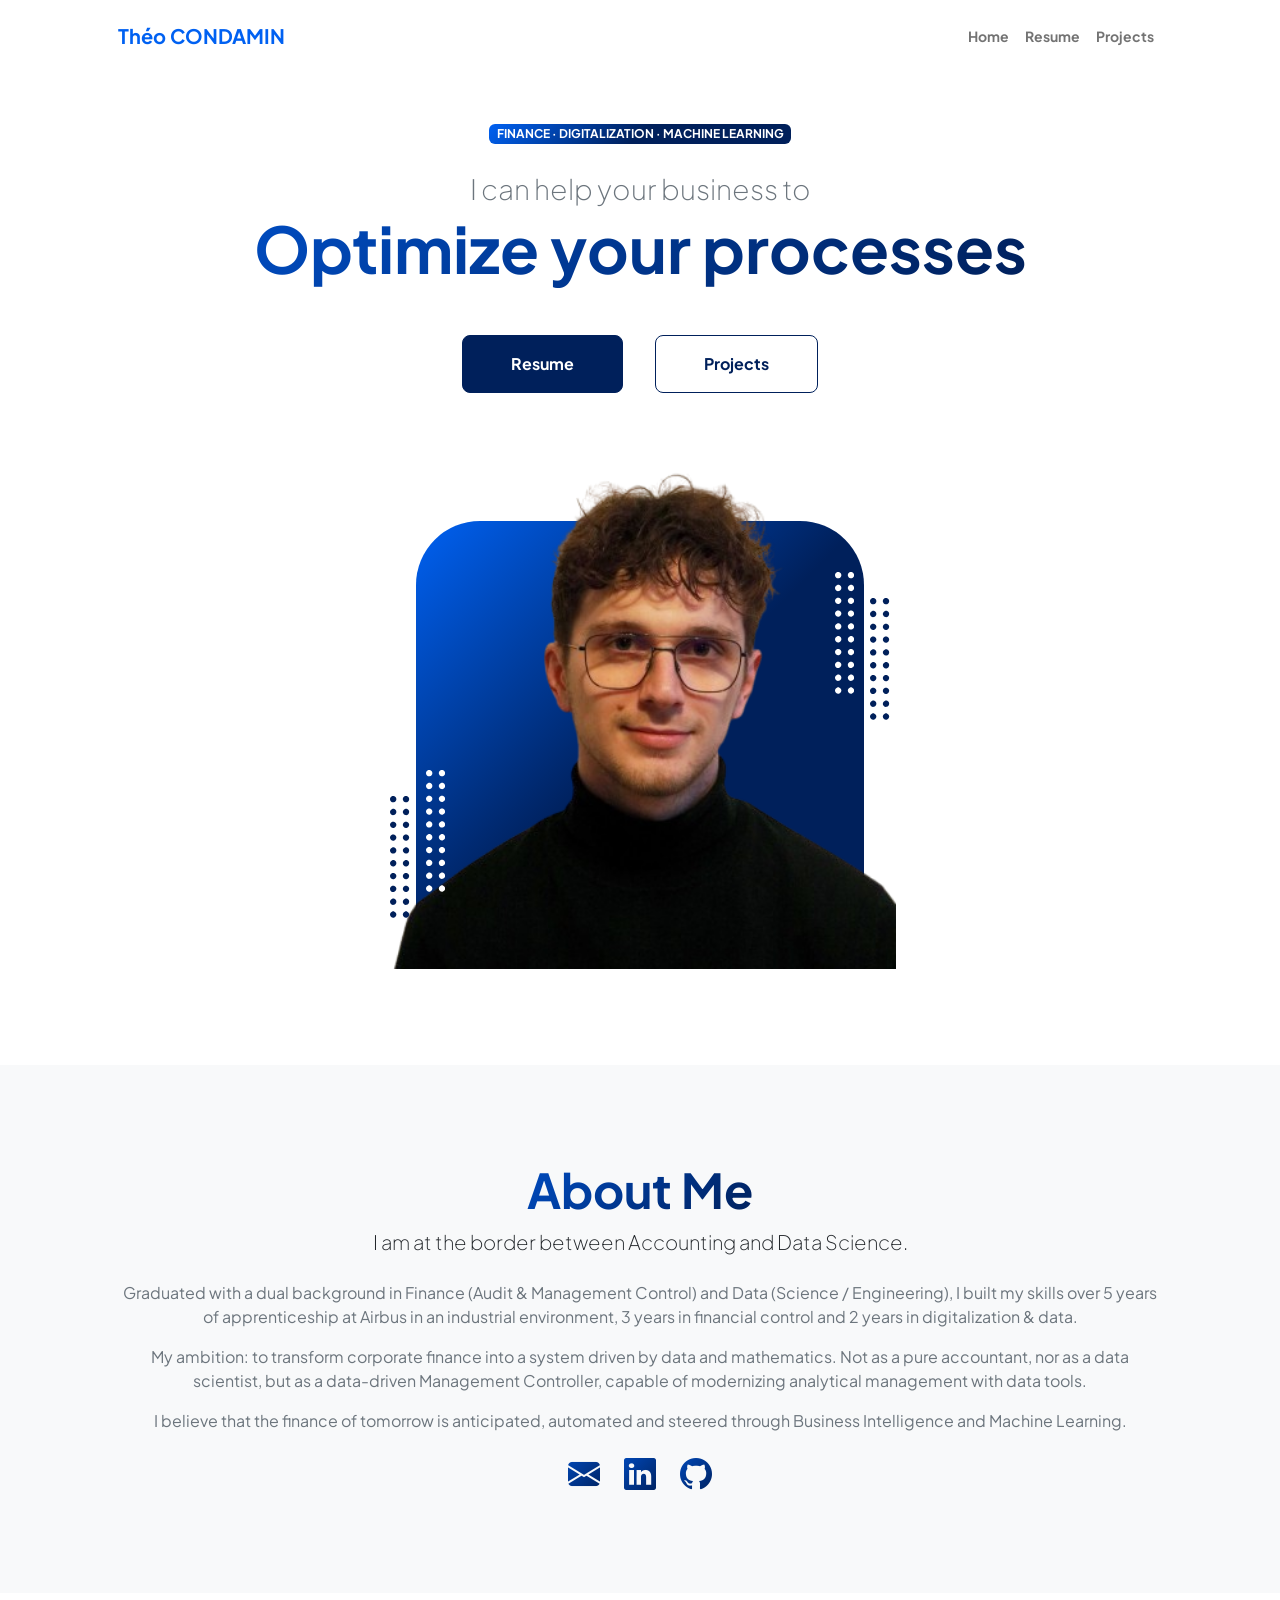
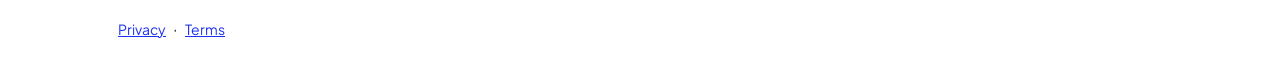
<file: index.html>
<!DOCTYPE html>
<html lang="en">
    <head>
        <meta charset="utf-8" />
        <meta name="viewport" content="width=device-width, initial-scale=1, shrink-to-fit=no" />
        <meta name="description" content="" />
        <meta name="author" content="" />
        <title>Théo.C Portfolio</title>
        <!-- Ico-->
        <link rel="icon" type="image/x-icon" href="assets/icon.ico" />
        <!-- Custom Google font-->
        <link rel="preconnect" href="https://fonts.googleapis.com" />
        <link rel="preconnect" href="https://fonts.gstatic.com" crossorigin />
        <link href="https://fonts.googleapis.com/css2?family=Plus+Jakarta+Sans:wght@100;200;300;400;500;600;700;800;900&amp;display=swap" rel="stylesheet" />
        <!-- Bootstrap icons-->
        <link href="https://cdn.jsdelivr.net/npm/bootstrap-icons@1.8.1/font/bootstrap-icons.css" rel="stylesheet" />
        <!-- Core theme CSS (includes Bootstrap)-->
        <link href="css/styles.css" rel="stylesheet" />
    </head>
    <body class="d-flex flex-column h-100">
        <main class="flex-shrink-0">
            <!-- Navigation-->
            <nav class="navbar navbar-expand-lg navbar-light bg-white py-3">
                <div class="container px-5">
                    <a class="navbar-brand" href="index.html"><span class="fw-bolder text-primary">Théo CONDAMIN</span></a>
                    <button class="navbar-toggler" type="button" data-bs-toggle="collapse" data-bs-target="#navbarSupportedContent" aria-controls="navbarSupportedContent" aria-expanded="false" aria-label="Toggle navigation"><span class="navbar-toggler-icon"></span></button>
                    <div class="collapse navbar-collapse" id="navbarSupportedContent">
                        <ul class="navbar-nav ms-auto mb-2 mb-lg-0 small fw-bolder">
                            <li class="nav-item"><a class="nav-link" href="index.html">Home</a></li>
                            <li class="nav-item"><a class="nav-link" href="resume.html">Resume</a></li>
                            <li class="nav-item"><a class="nav-link" href="projects.html">Projects</a></li>
                        </ul>
                    </div>
                </div>
            </nav>
            <!-- Header-->
            <header class="py-5">
                <div class="container px-5 pb-5">
                    <div class="row gx-5 align-items-center">
                        <div class="col-xxl-5">
                            <!-- Header text content-->
                            <div class="text-center text-xxl-start">
                                <div class="badge bg-gradient-primary-to-secondary text-white mb-4"><div class="text-uppercase">Finance &middot; Digitalization &middot; Machine Learning</div></div>
                                <div class="fs-3 fw-light text-muted">I can help your business to</div>
                                <h1 class="display-3 fw-bolder mb-5"><span class="text-gradient d-inline">Optimize your processes</span></h1>
                                <div class="d-grid gap-3 d-sm-flex justify-content-sm-center justify-content-xxl-start mb-3">
                                    <a class="btn btn-primary btn-lg px-5 py-3 me-sm-3 fs-6 fw-bolder" href="resume.html">Resume</a>
                                    <a class="btn btn-outline-dark btn-lg px-5 py-3 fs-6 fw-bolder" href="projects.html">Projects</a>
                                </div>
                            </div>
                        </div>
                        <div class="col-xxl-7">
                            <!-- Header profile picture-->
                            <div class="d-flex justify-content-center mt-5 mt-xxl-0">
                                <div class="profile bg-gradient-primary-to-secondary">
                                    <img class="profile-img" src="assets/profile.png" alt="..." />
                                    <div class="dots-1">
                                        <!-- SVG Dots-->
                                        <svg version="1.1" xmlns="http://www.w3.org/2000/svg" xmlns:xlink="http://www.w3.org/1999/xlink" x="0px" y="0px" viewBox="0 0 191.6 1215.4" style="enable-background: new 0 0 191.6 1215.4" xml:space="preserve">
                                            <g transform="translate(0.000000,1280.000000) scale(0.100000,-0.100000)">
                                                <path d="M227.7,12788.6c-105-35-200-141-222-248c-43-206,163-412,369-369c155,32,275,190,260,339c-11,105-90,213-190,262        C383.7,12801.6,289.7,12808.6,227.7,12788.6z"></path>
                                                <path d="M1507.7,12788.6c-151-50-253-216-222-362c25-119,136-230,254-255c194-41,395,142,375,339c-11,105-90,213-190,262        C1663.7,12801.6,1569.7,12808.6,1507.7,12788.6z"></path>
                                                <path d="M227.7,11508.6c-105-35-200-141-222-248c-43-206,163-412,369-369c155,32,275,190,260,339c-11,105-90,213-190,262        C383.7,11521.6,289.7,11528.6,227.7,11508.6z"></path>
                                                <path d="M1507.7,11508.6c-151-50-253-216-222-362c25-119,136-230,254-255c194-41,395,142,375,339c-11,105-90,213-190,262        C1663.7,11521.6,1569.7,11528.6,1507.7,11508.6z"></path>
                                                <path d="M227.7,10228.6c-105-35-200-141-222-248c-43-206,163-412,369-369c155,32,275,190,260,339c-11,105-90,213-190,262        C383.7,10241.6,289.7,10248.6,227.7,10228.6z"></path>
                                                <path d="M1507.7,10228.6c-105-35-200-141-222-248c-43-206,163-412,369-369c155,32,275,190,260,339c-11,105-90,213-190,262        C1663.7,10241.6,1569.7,10248.6,1507.7,10228.6z"></path>
                                                <path d="M227.7,8948.6c-105-35-200-141-222-248c-43-206,163-412,369-369c155,32,275,190,260,339c-11,105-90,213-190,262        C383.7,8961.6,289.7,8968.6,227.7,8948.6z"></path>
                                                <path d="M1507.7,8948.6c-105-35-200-141-222-248c-43-206,163-412,369-369c155,32,275,190,260,339c-11,105-90,213-190,262        C1663.7,8961.6,1569.7,8968.6,1507.7,8948.6z"></path>
                                                <path d="M227.7,7668.6c-105-35-200-141-222-248c-43-206,163-412,369-369c155,32,275,190,260,339c-11,105-90,213-190,262        C383.7,7681.6,289.7,7688.6,227.7,7668.6z"></path>
                                                <path d="M1507.7,7668.6c-105-35-200-141-222-248c-43-206,163-412,369-369c155,32,275,190,260,339c-11,105-90,213-190,262        C1663.7,7681.6,1569.7,7688.6,1507.7,7668.6z"></path>
                                                <path d="M227.7,6388.6c-105-35-200-141-222-248c-43-206,163-412,369-369c155,32,275,190,260,339c-11,105-90,213-190,262        C383.7,6401.6,289.7,6408.6,227.7,6388.6z"></path>
                                                <path d="M1507.7,6388.6c-105-35-200-141-222-248c-43-206,163-412,369-369c155,32,275,190,260,339c-11,105-90,213-190,262        C1663.7,6401.6,1569.7,6408.6,1507.7,6388.6z"></path>
                                                <path d="M227.7,5108.6c-105-35-200-141-222-248c-43-206,163-412,369-369c155,32,275,190,260,339c-11,105-90,213-190,262        C383.7,5121.6,289.7,5128.6,227.7,5108.6z"></path>
                                                <path d="M1507.7,5108.6c-105-35-200-141-222-248c-43-206,163-412,369-369c155,32,275,190,260,339c-11,105-90,213-190,262        C1663.7,5121.6,1569.7,5128.6,1507.7,5108.6z"></path>
                                                <path d="M227.7,3828.6c-105-35-200-141-222-248c-43-206,163-412,369-369c155,32,275,190,260,339c-11,105-90,213-190,262        C383.7,3841.6,289.7,3848.6,227.7,3828.6z"></path>
                                                <path d="M1507.7,3828.6c-105-35-200-141-222-248c-43-206,163-412,369-369c155,32,275,190,260,339c-11,105-90,213-190,262        C1663.7,3841.6,1569.7,3848.6,1507.7,3828.6z"></path>
                                                <path d="M227.7,2548.6c-105-35-200-141-222-248c-43-206,163-412,369-369c155,32,275,190,260,339c-11,105-90,213-190,262        C383.7,2561.6,289.7,2568.6,227.7,2548.6z"></path>
                                                <path d="M1507.7,2548.6c-105-35-200-141-222-248c-43-206,163-412,369-369c155,32,275,190,260,339c-11,105-90,213-190,262        C1663.7,2561.6,1569.7,2568.6,1507.7,2548.6z"></path>
                                                <path d="M227.7,1268.6c-105-35-200-141-222-248c-43-206,163-412,369-369c155,32,275,190,260,339c-11,105-90,213-190,262        C383.7,1281.6,289.7,1288.6,227.7,1268.6z"></path>
                                                <path d="M1507.7,1268.6c-105-35-200-141-222-248c-43-206,163-412,369-369c155,32,275,190,260,339c-11,105-90,213-190,262        C1663.7,1281.6,1569.7,1288.6,1507.7,1268.6z"></path>
                                            </g>
                                        </svg>
                                        <!-- END of SVG dots-->
                                    </div>
                                    <div class="dots-2">
                                        <!-- SVG Dots-->
                                        <svg version="1.1" xmlns="http://www.w3.org/2000/svg" xmlns:xlink="http://www.w3.org/1999/xlink" x="0px" y="0px" viewBox="0 0 191.6 1215.4" style="enable-background: new 0 0 191.6 1215.4" xml:space="preserve">
                                            <g transform="translate(0.000000,1280.000000) scale(0.100000,-0.100000)">
                                                <path d="M227.7,12788.6c-105-35-200-141-222-248c-43-206,163-412,369-369c155,32,275,190,260,339c-11,105-90,213-190,262        C383.7,12801.6,289.7,12808.6,227.7,12788.6z"></path>
                                                <path d="M1507.7,12788.6c-151-50-253-216-222-362c25-119,136-230,254-255c194-41,395,142,375,339c-11,105-90,213-190,262        C1663.7,12801.6,1569.7,12808.6,1507.7,12788.6z"></path>
                                                <path d="M227.7,11508.6c-105-35-200-141-222-248c-43-206,163-412,369-369c155,32,275,190,260,339c-11,105-90,213-190,262        C383.7,11521.6,289.7,11528.6,227.7,11508.6z"></path>
                                                <path d="M1507.7,11508.6c-151-50-253-216-222-362c25-119,136-230,254-255c194-41,395,142,375,339c-11,105-90,213-190,262        C1663.7,11521.6,1569.7,11528.6,1507.7,11508.6z"></path>
                                                <path d="M227.7,10228.6c-105-35-200-141-222-248c-43-206,163-412,369-369c155,32,275,190,260,339c-11,105-90,213-190,262        C383.7,10241.6,289.7,10248.6,227.7,10228.6z"></path>
                                                <path d="M1507.7,10228.6c-105-35-200-141-222-248c-43-206,163-412,369-369c155,32,275,190,260,339c-11,105-90,213-190,262        C1663.7,10241.6,1569.7,10248.6,1507.7,10228.6z"></path>
                                                <path d="M227.7,8948.6c-105-35-200-141-222-248c-43-206,163-412,369-369c155,32,275,190,260,339c-11,105-90,213-190,262        C383.7,8961.6,289.7,8968.6,227.7,8948.6z"></path>
                                                <path d="M1507.7,8948.6c-105-35-200-141-222-248c-43-206,163-412,369-369c155,32,275,190,260,339c-11,105-90,213-190,262        C1663.7,8961.6,1569.7,8968.6,1507.7,8948.6z"></path>
                                                <path d="M227.7,7668.6c-105-35-200-141-222-248c-43-206,163-412,369-369c155,32,275,190,260,339c-11,105-90,213-190,262        C383.7,7681.6,289.7,7688.6,227.7,7668.6z"></path>
                                                <path d="M1507.7,7668.6c-105-35-200-141-222-248c-43-206,163-412,369-369c155,32,275,190,260,339c-11,105-90,213-190,262        C1663.7,7681.6,1569.7,7688.6,1507.7,7668.6z"></path>
                                                <path d="M227.7,6388.6c-105-35-200-141-222-248c-43-206,163-412,369-369c155,32,275,190,260,339c-11,105-90,213-190,262        C383.7,6401.6,289.7,6408.6,227.7,6388.6z"></path>
                                                <path d="M1507.7,6388.6c-105-35-200-141-222-248c-43-206,163-412,369-369c155,32,275,190,260,339c-11,105-90,213-190,262        C1663.7,6401.6,1569.7,6408.6,1507.7,6388.6z"></path>
                                                <path d="M227.7,5108.6c-105-35-200-141-222-248c-43-206,163-412,369-369c155,32,275,190,260,339c-11,105-90,213-190,262        C383.7,5121.6,289.7,5128.6,227.7,5108.6z"></path>
                                                <path d="M1507.7,5108.6c-105-35-200-141-222-248c-43-206,163-412,369-369c155,32,275,190,260,339c-11,105-90,213-190,262        C1663.7,5121.6,1569.7,5128.6,1507.7,5108.6z"></path>
                                                <path d="M227.7,3828.6c-105-35-200-141-222-248c-43-206,163-412,369-369c155,32,275,190,260,339c-11,105-90,213-190,262        C383.7,3841.6,289.7,3848.6,227.7,3828.6z"></path>
                                                <path d="M1507.7,3828.6c-105-35-200-141-222-248c-43-206,163-412,369-369c155,32,275,190,260,339c-11,105-90,213-190,262        C1663.7,3841.6,1569.7,3848.6,1507.7,3828.6z"></path>
                                                <path d="M227.7,2548.6c-105-35-200-141-222-248c-43-206,163-412,369-369c155,32,275,190,260,339c-11,105-90,213-190,262        C383.7,2561.6,289.7,2568.6,227.7,2548.6z"></path>
                                                <path d="M1507.7,2548.6c-105-35-200-141-222-248c-43-206,163-412,369-369c155,32,275,190,260,339c-11,105-90,213-190,262        C1663.7,2561.6,1569.7,2568.6,1507.7,2548.6z"></path>
                                                <path d="M227.7,1268.6c-105-35-200-141-222-248c-43-206,163-412,369-369c155,32,275,190,260,339c-11,105-90,213-190,262        C383.7,1281.6,289.7,1288.6,227.7,1268.6z"></path>
                                                <path d="M1507.7,1268.6c-105-35-200-141-222-248c-43-206,163-412,369-369c155,32,275,190,260,339c-11,105-90,213-190,262        C1663.7,1281.6,1569.7,1288.6,1507.7,1268.6z"></path>
                                            </g>
                                        </svg>
                                        <!-- END of SVG dots-->
                                    </div>
                                    <div class="dots-3">
                                        <!-- SVG Dots-->
                                        <svg version="1.1" xmlns="http://www.w3.org/2000/svg" xmlns:xlink="http://www.w3.org/1999/xlink" x="0px" y="0px" viewBox="0 0 191.6 1215.4" style="enable-background: new 0 0 191.6 1215.4" xml:space="preserve">
                                            <g transform="translate(0.000000,1280.000000) scale(0.100000,-0.100000)">
                                                <path d="M227.7,12788.6c-105-35-200-141-222-248c-43-206,163-412,369-369c155,32,275,190,260,339c-11,105-90,213-190,262        C383.7,12801.6,289.7,12808.6,227.7,12788.6z"></path>
                                                <path d="M1507.7,12788.6c-151-50-253-216-222-362c25-119,136-230,254-255c194-41,395,142,375,339c-11,105-90,213-190,262        C1663.7,12801.6,1569.7,12808.6,1507.7,12788.6z"></path>
                                                <path d="M227.7,11508.6c-105-35-200-141-222-248c-43-206,163-412,369-369c155,32,275,190,260,339c-11,105-90,213-190,262        C383.7,11521.6,289.7,11528.6,227.7,11508.6z"></path>
                                                <path d="M1507.7,11508.6c-151-50-253-216-222-362c25-119,136-230,254-255c194-41,395,142,375,339c-11,105-90,213-190,262        C1663.7,11521.6,1569.7,11528.6,1507.7,11508.6z"></path>
                                                <path d="M227.7,10228.6c-105-35-200-141-222-248c-43-206,163-412,369-369c155,32,275,190,260,339c-11,105-90,213-190,262        C383.7,10241.6,289.7,10248.6,227.7,10228.6z"></path>
                                                <path d="M1507.7,10228.6c-105-35-200-141-222-248c-43-206,163-412,369-369c155,32,275,190,260,339c-11,105-90,213-190,262        C1663.7,10241.6,1569.7,10248.6,1507.7,10228.6z"></path>
                                                <path d="M227.7,8948.6c-105-35-200-141-222-248c-43-206,163-412,369-369c155,32,275,190,260,339c-11,105-90,213-190,262        C383.7,8961.6,289.7,8968.6,227.7,8948.6z"></path>
                                                <path d="M1507.7,8948.6c-105-35-200-141-222-248c-43-206,163-412,369-369c155,32,275,190,260,339c-11,105-90,213-190,262        C1663.7,8961.6,1569.7,8968.6,1507.7,8948.6z"></path>
                                                <path d="M227.7,7668.6c-105-35-200-141-222-248c-43-206,163-412,369-369c155,32,275,190,260,339c-11,105-90,213-190,262        C383.7,7681.6,289.7,7688.6,227.7,7668.6z"></path>
                                                <path d="M1507.7,7668.6c-105-35-200-141-222-248c-43-206,163-412,369-369c155,32,275,190,260,339c-11,105-90,213-190,262        C1663.7,7681.6,1569.7,7688.6,1507.7,7668.6z"></path>
                                                <path d="M227.7,6388.6c-105-35-200-141-222-248c-43-206,163-412,369-369c155,32,275,190,260,339c-11,105-90,213-190,262        C383.7,6401.6,289.7,6408.6,227.7,6388.6z"></path>
                                                <path d="M1507.7,6388.6c-105-35-200-141-222-248c-43-206,163-412,369-369c155,32,275,190,260,339c-11,105-90,213-190,262        C1663.7,6401.6,1569.7,6408.6,1507.7,6388.6z"></path>
                                                <path d="M227.7,5108.6c-105-35-200-141-222-248c-43-206,163-412,369-369c155,32,275,190,260,339c-11,105-90,213-190,262        C383.7,5121.6,289.7,5128.6,227.7,5108.6z"></path>
                                                <path d="M1507.7,5108.6c-105-35-200-141-222-248c-43-206,163-412,369-369c155,32,275,190,260,339c-11,105-90,213-190,262        C1663.7,5121.6,1569.7,5128.6,1507.7,5108.6z"></path>
                                                <path d="M227.7,3828.6c-105-35-200-141-222-248c-43-206,163-412,369-369c155,32,275,190,260,339c-11,105-90,213-190,262        C383.7,3841.6,289.7,3848.6,227.7,3828.6z"></path>
                                                <path d="M1507.7,3828.6c-105-35-200-141-222-248c-43-206,163-412,369-369c155,32,275,190,260,339c-11,105-90,213-190,262        C1663.7,3841.6,1569.7,3848.6,1507.7,3828.6z"></path>
                                                <path d="M227.7,2548.6c-105-35-200-141-222-248c-43-206,163-412,369-369c155,32,275,190,260,339c-11,105-90,213-190,262        C383.7,2561.6,289.7,2568.6,227.7,2548.6z"></path>
                                                <path d="M1507.7,2548.6c-105-35-200-141-222-248c-43-206,163-412,369-369c155,32,275,190,260,339c-11,105-90,213-190,262        C1663.7,2561.6,1569.7,2568.6,1507.7,2548.6z"></path>
                                                <path d="M227.7,1268.6c-105-35-200-141-222-248c-43-206,163-412,369-369c155,32,275,190,260,339c-11,105-90,213-190,262        C383.7,1281.6,289.7,1288.6,227.7,1268.6z"></path>
                                                <path d="M1507.7,1268.6c-105-35-200-141-222-248c-43-206,163-412,369-369c155,32,275,190,260,339c-11,105-90,213-190,262        C1663.7,1281.6,1569.7,1288.6,1507.7,1268.6z"></path>
                                            </g>
                                        </svg>
                                        <!-- END of SVG dots-->
                                    </div>
                                    <div class="dots-4">
                                        <!-- SVG Dots-->
                                        <svg version="1.1" xmlns="http://www.w3.org/2000/svg" xmlns:xlink="http://www.w3.org/1999/xlink" x="0px" y="0px" viewBox="0 0 191.6 1215.4" style="enable-background: new 0 0 191.6 1215.4" xml:space="preserve">
                                            <g transform="translate(0.000000,1280.000000) scale(0.100000,-0.100000)">
                                                <path d="M227.7,12788.6c-105-35-200-141-222-248c-43-206,163-412,369-369c155,32,275,190,260,339c-11,105-90,213-190,262        C383.7,12801.6,289.7,12808.6,227.7,12788.6z"></path>
                                                <path d="M1507.7,12788.6c-151-50-253-216-222-362c25-119,136-230,254-255c194-41,395,142,375,339c-11,105-90,213-190,262        C1663.7,12801.6,1569.7,12808.6,1507.7,12788.6z"></path>
                                                <path d="M227.7,11508.6c-105-35-200-141-222-248c-43-206,163-412,369-369c155,32,275,190,260,339c-11,105-90,213-190,262        C383.7,11521.6,289.7,11528.6,227.7,11508.6z"></path>
                                                <path d="M1507.7,11508.6c-151-50-253-216-222-362c25-119,136-230,254-255c194-41,395,142,375,339c-11,105-90,213-190,262        C1663.7,11521.6,1569.7,11528.6,1507.7,11508.6z"></path>
                                                <path d="M227.7,10228.6c-105-35-200-141-222-248c-43-206,163-412,369-369c155,32,275,190,260,339c-11,105-90,213-190,262        C383.7,10241.6,289.7,10248.6,227.7,10228.6z"></path>
                                                <path d="M1507.7,10228.6c-105-35-200-141-222-248c-43-206,163-412,369-369c155,32,275,190,260,339c-11,105-90,213-190,262        C1663.7,10241.6,1569.7,10248.6,1507.7,10228.6z"></path>
                                                <path d="M227.7,8948.6c-105-35-200-141-222-248c-43-206,163-412,369-369c155,32,275,190,260,339c-11,105-90,213-190,262        C383.7,8961.6,289.7,8968.6,227.7,8948.6z"></path>
                                                <path d="M1507.7,8948.6c-105-35-200-141-222-248c-43-206,163-412,369-369c155,32,275,190,260,339c-11,105-90,213-190,262        C1663.7,8961.6,1569.7,8968.6,1507.7,8948.6z"></path>
                                                <path d="M227.7,7668.6c-105-35-200-141-222-248c-43-206,163-412,369-369c155,32,275,190,260,339c-11,105-90,213-190,262        C383.7,7681.6,289.7,7688.6,227.7,7668.6z"></path>
                                                <path d="M1507.7,7668.6c-105-35-200-141-222-248c-43-206,163-412,369-369c155,32,275,190,260,339c-11,105-90,213-190,262        C1663.7,7681.6,1569.7,7688.6,1507.7,7668.6z"></path>
                                                <path d="M227.7,6388.6c-105-35-200-141-222-248c-43-206,163-412,369-369c155,32,275,190,260,339c-11,105-90,213-190,262        C383.7,6401.6,289.7,6408.6,227.7,6388.6z"></path>
                                                <path d="M1507.7,6388.6c-105-35-200-141-222-248c-43-206,163-412,369-369c155,32,275,190,260,339c-11,105-90,213-190,262        C1663.7,6401.6,1569.7,6408.6,1507.7,6388.6z"></path>
                                                <path d="M227.7,5108.6c-105-35-200-141-222-248c-43-206,163-412,369-369c155,32,275,190,260,339c-11,105-90,213-190,262        C383.7,5121.6,289.7,5128.6,227.7,5108.6z"></path>
                                                <path d="M1507.7,5108.6c-105-35-200-141-222-248c-43-206,163-412,369-369c155,32,275,190,260,339c-11,105-90,213-190,262        C1663.7,5121.6,1569.7,5128.6,1507.7,5108.6z"></path>
                                                <path d="M227.7,3828.6c-105-35-200-141-222-248c-43-206,163-412,369-369c155,32,275,190,260,339c-11,105-90,213-190,262        C383.7,3841.6,289.7,3848.6,227.7,3828.6z"></path>
                                                <path d="M1507.7,3828.6c-105-35-200-141-222-248c-43-206,163-412,369-369c155,32,275,190,260,339c-11,105-90,213-190,262        C1663.7,3841.6,1569.7,3848.6,1507.7,3828.6z"></path>
                                                <path d="M227.7,2548.6c-105-35-200-141-222-248c-43-206,163-412,369-369c155,32,275,190,260,339c-11,105-90,213-190,262        C383.7,2561.6,289.7,2568.6,227.7,2548.6z"></path>
                                                <path d="M1507.7,2548.6c-105-35-200-141-222-248c-43-206,163-412,369-369c155,32,275,190,260,339c-11,105-90,213-190,262        C1663.7,2561.6,1569.7,2568.6,1507.7,2548.6z"></path>
                                                <path d="M227.7,1268.6c-105-35-200-141-222-248c-43-206,163-412,369-369c155,32,275,190,260,339c-11,105-90,213-190,262        C383.7,1281.6,289.7,1288.6,227.7,1268.6z"></path>
                                                <path d="M1507.7,1268.6c-105-35-200-141-222-248c-43-206,163-412,369-369c155,32,275,190,260,339c-11,105-90,213-190,262        C1663.7,1281.6,1569.7,1288.6,1507.7,1268.6z"></path>
                                            </g>
                                        </svg>
                                        <!-- END of SVG dots-->
                                    </div>
                                </div>
                            </div>
                        </div>
                    </div>
                </div>
            </header>
            <!-- About Section-->
            <section class="bg-light py-5">
                <div class="container px-5">
                    <div class="row gx-5 justify-content-center">
                        <div class="col-xxl-10">
                            <div class="text-center my-5">
                                <h2 class="display-5 fw-bolder"><span class="text-gradient d-inline">About Me</span></h2>
                                <p class="lead fw-light mb-4">I am at the border between Accounting and Data Science.</p>
                                <p class="text-muted">Graduated with a dual background in Finance (Audit & Management Control) and Data (Science / Engineering), I built my skills over 5 years of apprenticeship at Airbus in an industrial environment, 3 years in financial control and 2 years in digitalization & data.</p>
                                <p class="text-muted">My ambition: to transform corporate finance into a system driven by data and mathematics. Not as a pure accountant, nor as a data scientist, but as a data-driven Management Controller, capable of modernizing analytical management with data tools.</p>
                                <p class="text-muted">I believe that the finance of tomorrow is anticipated, automated and steered through Business Intelligence and Machine Learning.</p>
                                <div class="d-flex justify-content-center fs-2 gap-4">
                                    <!-- <a class="text-gradient" href="#!"><i class="bi bi-twitter"></i></a> -->
                                    <a class="text-gradient" href="mailto:condamintheo@gmail.com?subject=Contact depuis mon portfolio&body=Bonjour Théo,"><i class="bi bi-envelope-fill"></i></a>
                                    <a class="text-gradient" href="https://www.linkedin.com/in/th%C3%A9o-condamin-6b303b171/?locale=en_US"><i class="bi bi-linkedin"></i></a>
                                    <a class="text-gradient" href="https://github.com/AzErTy584"><i class="bi bi-github"></i></a>
                                </div>
                            </div>
                        </div>
                    </div>
                </div>
            </section>
        </main>
        <!-- Footer-->
        <footer class="bg-white py-4 mt-auto">
            <div class="container px-5">
                <div class="row align-items-center justify-content-between flex-column flex-sm-row">
                    <div class="col-auto">
                        <a class="small" href="#!">Privacy</a>
                        <span class="mx-1">&middot;</span>
                        <a class="small" href="#!">Terms</a>
                    </div>
                </div>
            </div>
        </footer>
    </body>
</html>
</file>
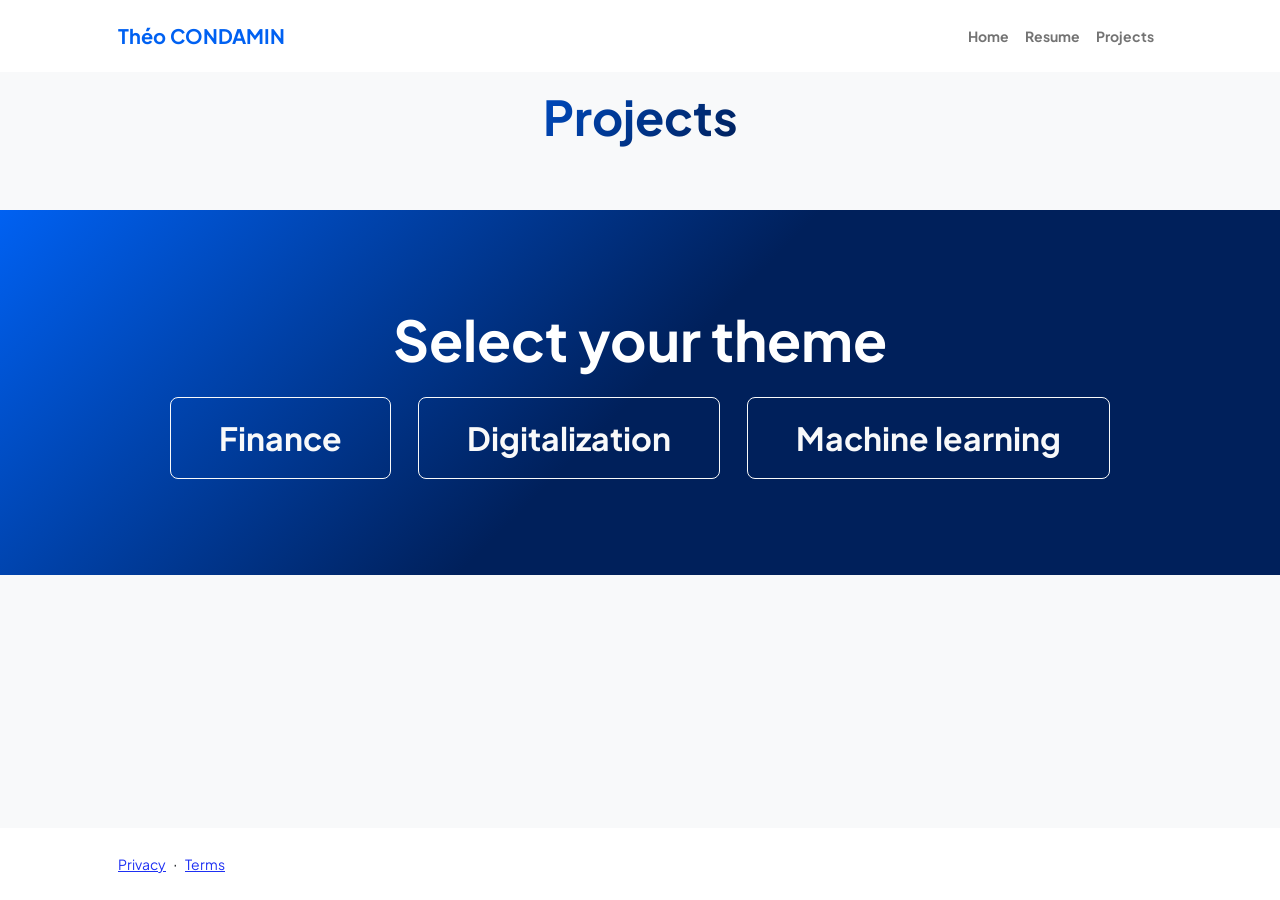
<file: projects.html>
<!DOCTYPE html>
<html lang="en">
    <head>
        <meta charset="utf-8" />
        <meta name="viewport" content="width=device-width, initial-scale=1, shrink-to-fit=no" />
        <meta name="description" content="" />
        <meta name="author" content="" />
        <title>Théo.C Portfolio</title>
        <!-- Favicon-->
        <link rel="icon" type="image/x-icon" href="assets/icon.ico" />
        <!-- Custom Google font-->
        <link rel="preconnect" href="https://fonts.googleapis.com" />
        <link rel="preconnect" href="https://fonts.gstatic.com" crossorigin />
        <link href="https://fonts.googleapis.com/css2?family=Plus+Jakarta+Sans:wght@100;200;300;400;500;600;700;800;900&amp;display=swap" rel="stylesheet" />
        <!-- Bootstrap icons-->
        <link href="https://cdn.jsdelivr.net/npm/bootstrap-icons@1.8.1/font/bootstrap-icons.css" rel="stylesheet" />
        <!-- Core theme CSS (includes Bootstrap)-->
        <link href="css/styles.css" rel="stylesheet" />
    </head>
    <body class="d-flex flex-column h-100 bg-light">
        <main class="flex-shrink-0">
            <!-- Navigation-->
            <nav class="navbar navbar-expand-lg navbar-light bg-white py-3">
                <div class="container px-5">
                    <a class="navbar-brand" href="index.html"><span class="fw-bolder text-primary">Théo CONDAMIN</span></a>
                    <button class="navbar-toggler" type="button" data-bs-toggle="collapse" data-bs-target="#navbarSupportedContent" aria-controls="navbarSupportedContent" aria-expanded="false" aria-label="Toggle navigation"><span class="navbar-toggler-icon"></span></button>
                    <div class="collapse navbar-collapse" id="navbarSupportedContent">
                        <ul class="navbar-nav ms-auto mb-2 mb-lg-0 small fw-bolder">
                            <li class="nav-item"><a class="nav-link" href="index.html">Home</a></li>
                            <li class="nav-item"><a class="nav-link" href="resume.html">Resume</a></li>
                            <li class="nav-item"><a class="nav-link" href="projects.html">Projects</a></li>
                        </ul>
                    </div>
                </div>
            </nav>
            <!-- Projects Section-->
            <section class="py-3">
                <div class="container px-5 mb-5">
                    <div class="text-center mb-5">
                        <h1 class="display-5 fw-bolder mb-0"><span class="text-gradient d-inline">Projects</span></h1>
                    </div>
                </section>
            <!-- Projects section 1-->
            <section class="py-5 bg-gradient-primary-to-secondary text-white">
                <div class="container px-5 my-5">
                    <div class="text-center">
                        <h2 class="display-4 fw-bolder mb-4">Select your theme</h2>
                        <a class="btn btn-outline-light btn-lg px-5 py-3 fs-2 fw-bolder me-4" href="Finance_projects.html">Finance</a>
                        <a class="btn btn-outline-light btn-lg px-5 py-3 fs-2 fw-bolder me-4" href="Digitalization_projects.html">Digitalization</a>
                        <a class="btn btn-outline-light btn-lg px-5 py-3 fs-2 fw-bolder" href="Machine_learning_projects.html">Machine learning</a>
                    </div>
                </div>
            </section>
        </main>
        <!-- Footer-->
        <footer class="bg-white py-4 mt-auto">
            <div class="container px-5">
                <div class="row align-items-center justify-content-between flex-column flex-sm-row">
                    <div class="col-auto">
                        <a class="small" href="#!">Privacy</a>
                        <span class="mx-1">&middot;</span>
                        <a class="small" href="#!">Terms</a>
                    </div>
                </div>
            </div>
        </footer>
    </body>
</html>
</file>
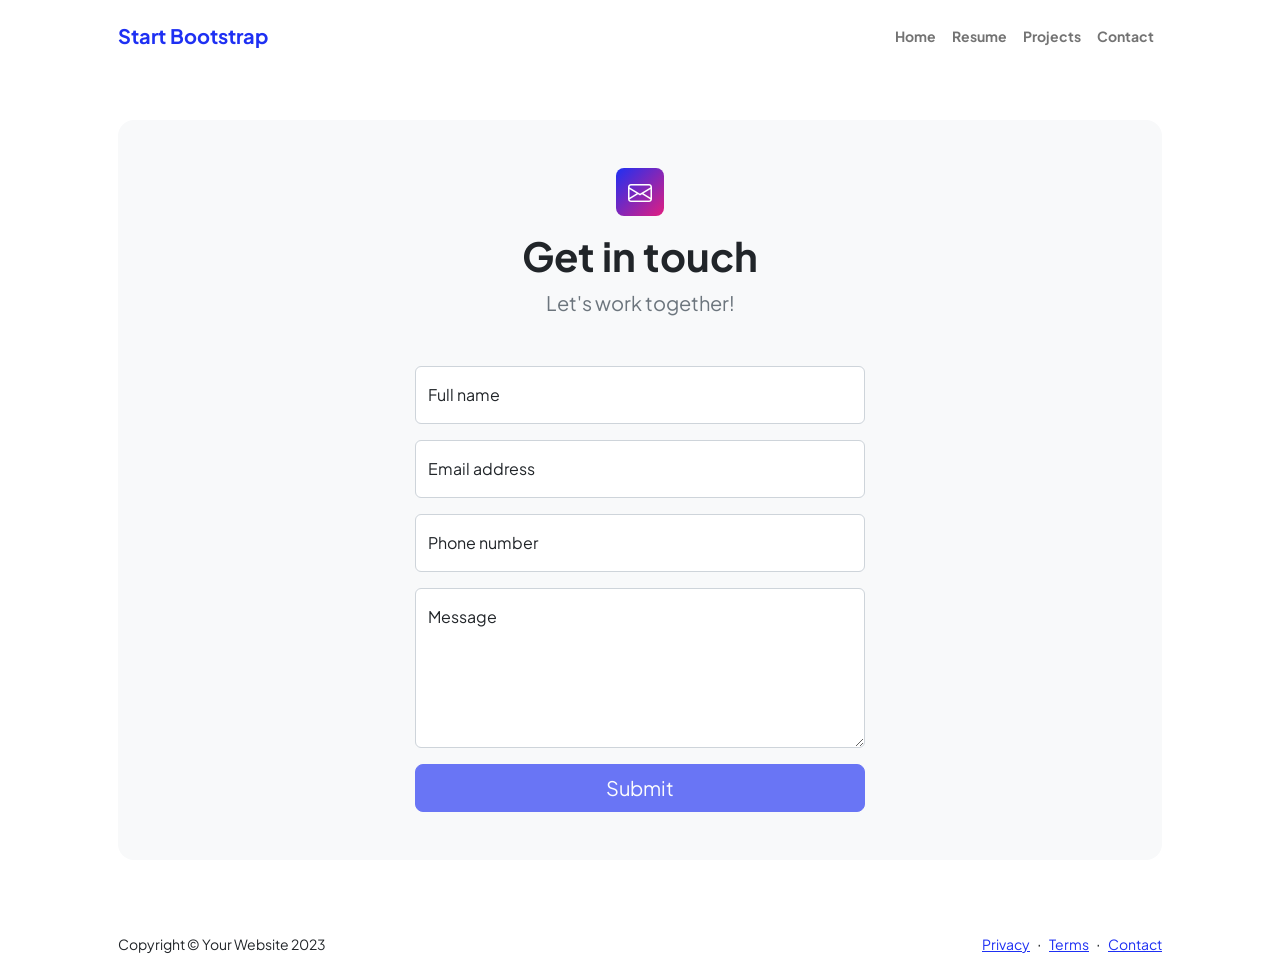
<file: dist/contact.html>
<!DOCTYPE html>
<html lang="en">
    <head>
        <meta charset="utf-8" />
        <meta name="viewport" content="width=device-width, initial-scale=1, shrink-to-fit=no" />
        <meta name="description" content />
        <meta name="author" content />
        <title>Modern Business - Start Bootstrap Template</title>
        <!-- Favicon-->
        <link rel="icon" type="image/x-icon" href="assets/favicon.ico" />
        <!-- Custom Google font-->
        <link rel="preconnect" href="https://fonts.googleapis.com" />
        <link rel="preconnect" href="https://fonts.gstatic.com" crossorigin />
        <link href="https://fonts.googleapis.com/css2?family=Plus+Jakarta+Sans:wght@100;200;300;400;500;600;700;800;900&amp;display=swap" rel="stylesheet" />
        <!-- Bootstrap icons-->
        <link href="https://cdn.jsdelivr.net/npm/bootstrap-icons@1.8.1/font/bootstrap-icons.css" rel="stylesheet" />
        <!-- Core theme CSS (includes Bootstrap)-->
        <link href="css/styles.css" rel="stylesheet" />
    </head>
    <body class="d-flex flex-column">
        <main class="flex-shrink-0">
            <!-- Navigation-->
            <nav class="navbar navbar-expand-lg navbar-light bg-white py-3">
                <div class="container px-5">
                    <a class="navbar-brand" href="index.html"><span class="fw-bolder text-primary">Start Bootstrap</span></a>
                    <button class="navbar-toggler" type="button" data-bs-toggle="collapse" data-bs-target="#navbarSupportedContent" aria-controls="navbarSupportedContent" aria-expanded="false" aria-label="Toggle navigation"><span class="navbar-toggler-icon"></span></button>
                    <div class="collapse navbar-collapse" id="navbarSupportedContent">
                        <ul class="navbar-nav ms-auto mb-2 mb-lg-0 small fw-bolder">
                            <li class="nav-item"><a class="nav-link" href="index.html">Home</a></li>
                            <li class="nav-item"><a class="nav-link" href="resume.html">Resume</a></li>
                            <li class="nav-item"><a class="nav-link" href="projects.html">Projects</a></li>
                            <li class="nav-item"><a class="nav-link" href="contact.html">Contact</a></li>
                        </ul>
                    </div>
                </div>
            </nav>
            <!-- Page content-->
            <section class="py-5">
                <div class="container px-5">
                    <!-- Contact form-->
                    <div class="bg-light rounded-4 py-5 px-4 px-md-5">
                        <div class="text-center mb-5">
                            <div class="feature bg-primary bg-gradient-primary-to-secondary text-white rounded-3 mb-3"><i class="bi bi-envelope"></i></div>
                            <h1 class="fw-bolder">Get in touch</h1>
                            <p class="lead fw-normal text-muted mb-0">Let's work together!</p>
                        </div>
                        <div class="row gx-5 justify-content-center">
                            <div class="col-lg-8 col-xl-6">
                                <!-- * * * * * * * * * * * * * * *-->
                                <!-- * * SB Forms Contact Form * *-->
                                <!-- * * * * * * * * * * * * * * *-->
                                <!-- This form is pre-integrated with SB Forms.-->
                                <!-- To make this form functional, sign up at-->
                                <!-- https://startbootstrap.com/solution/contact-forms-->
                                <!-- to get an API token!-->
                                <form id="contactForm" data-sb-form-api-token="API_TOKEN">
                                    <!-- Name input-->
                                    <div class="form-floating mb-3">
                                        <input class="form-control" id="name" type="text" placeholder="Enter your name..." data-sb-validations="required" />
                                        <label for="name">Full name</label>
                                        <div class="invalid-feedback" data-sb-feedback="name:required">A name is required.</div>
                                    </div>
                                    <!-- Email address input-->
                                    <div class="form-floating mb-3">
                                        <input class="form-control" id="email" type="email" placeholder="name@example.com" data-sb-validations="required,email" />
                                        <label for="email">Email address</label>
                                        <div class="invalid-feedback" data-sb-feedback="email:required">An email is required.</div>
                                        <div class="invalid-feedback" data-sb-feedback="email:email">Email is not valid.</div>
                                    </div>
                                    <!-- Phone number input-->
                                    <div class="form-floating mb-3">
                                        <input class="form-control" id="phone" type="tel" placeholder="(123) 456-7890" data-sb-validations="required" />
                                        <label for="phone">Phone number</label>
                                        <div class="invalid-feedback" data-sb-feedback="phone:required">A phone number is required.</div>
                                    </div>
                                    <!-- Message input-->
                                    <div class="form-floating mb-3">
                                        <textarea class="form-control" id="message" type="text" placeholder="Enter your message here..." style="height: 10rem" data-sb-validations="required"></textarea>
                                        <label for="message">Message</label>
                                        <div class="invalid-feedback" data-sb-feedback="message:required">A message is required.</div>
                                    </div>
                                    <!-- Submit success message-->
                                    <!---->
                                    <!-- This is what your users will see when the form-->
                                    <!-- has successfully submitted-->
                                    <div class="d-none" id="submitSuccessMessage">
                                        <div class="text-center mb-3">
                                            <div class="fw-bolder">Form submission successful!</div>
                                            To activate this form, sign up at
                                            <br />
                                            <a href="https://startbootstrap.com/solution/contact-forms">https://startbootstrap.com/solution/contact-forms</a>
                                        </div>
                                    </div>
                                    <!-- Submit error message-->
                                    <!---->
                                    <!-- This is what your users will see when there is-->
                                    <!-- an error submitting the form-->
                                    <div class="d-none" id="submitErrorMessage"><div class="text-center text-danger mb-3">Error sending message!</div></div>
                                    <!-- Submit Button-->
                                    <div class="d-grid"><button class="btn btn-primary btn-lg disabled" id="submitButton" type="submit">Submit</button></div>
                                </form>
                            </div>
                        </div>
                    </div>
                </div>
            </section>
        </main>
        <!-- Footer-->
        <footer class="bg-white py-4 mt-auto">
            <div class="container px-5">
                <div class="row align-items-center justify-content-between flex-column flex-sm-row">
                    <div class="col-auto"><div class="small m-0">Copyright &copy; Your Website 2023</div></div>
                    <div class="col-auto">
                        <a class="small" href="#!">Privacy</a>
                        <span class="mx-1">&middot;</span>
                        <a class="small" href="#!">Terms</a>
                        <span class="mx-1">&middot;</span>
                        <a class="small" href="#!">Contact</a>
                    </div>
                </div>
            </div>
        </footer>
        <!-- Bootstrap core JS-->
        <script src="https://cdn.jsdelivr.net/npm/bootstrap@5.2.3/dist/js/bootstrap.bundle.min.js"></script>
        <!-- Core theme JS-->
        <script src="js/scripts.js"></script>
        <!-- * * * * * * * * * * * * * * * * * * * * * * * * * * * * * * * * * * * * * * * *-->
        <!-- * *                               SB Forms JS                               * *-->
        <!-- * * Activate your form at https://startbootstrap.com/solution/contact-forms * *-->
        <!-- * * * * * * * * * * * * * * * * * * * * * * * * * * * * * * * * * * * * * * * *-->
        <script src="https://cdn.startbootstrap.com/sb-forms-latest.js"></script>
    </body>
</html>
</file>
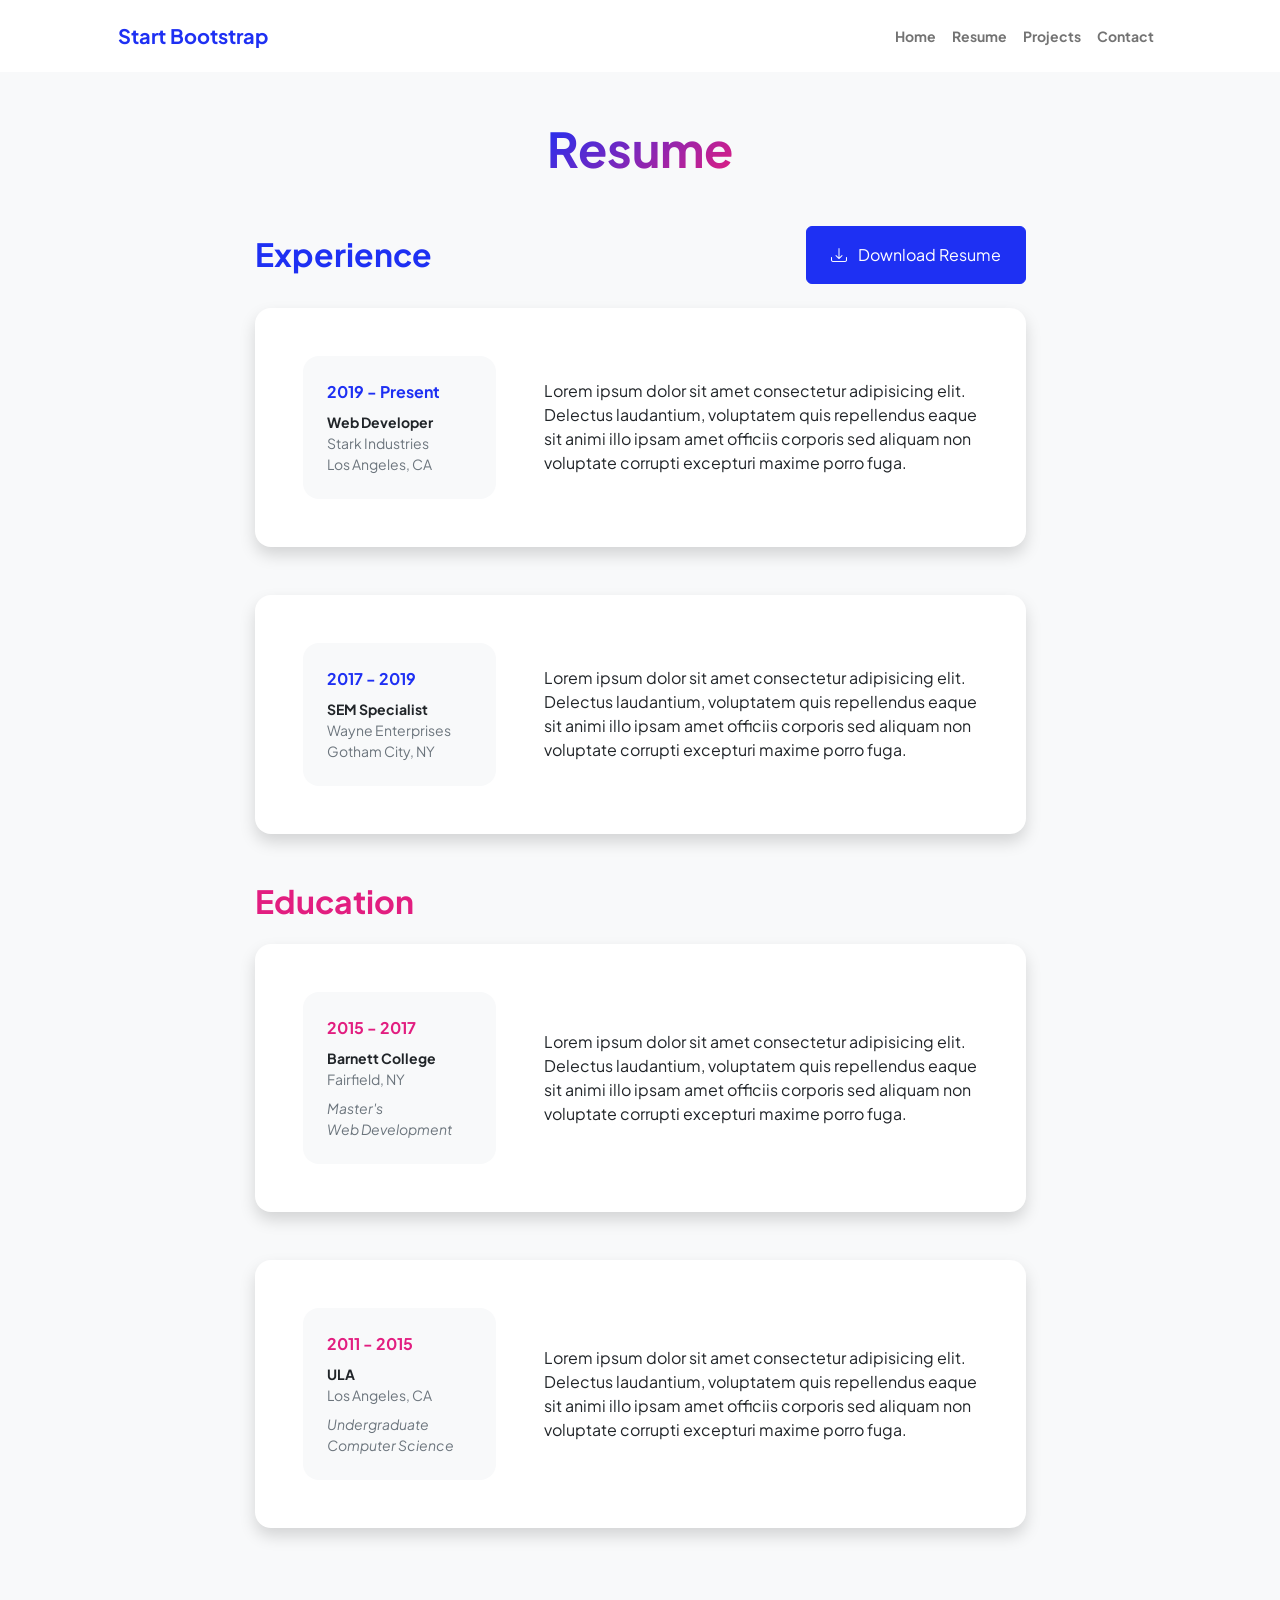
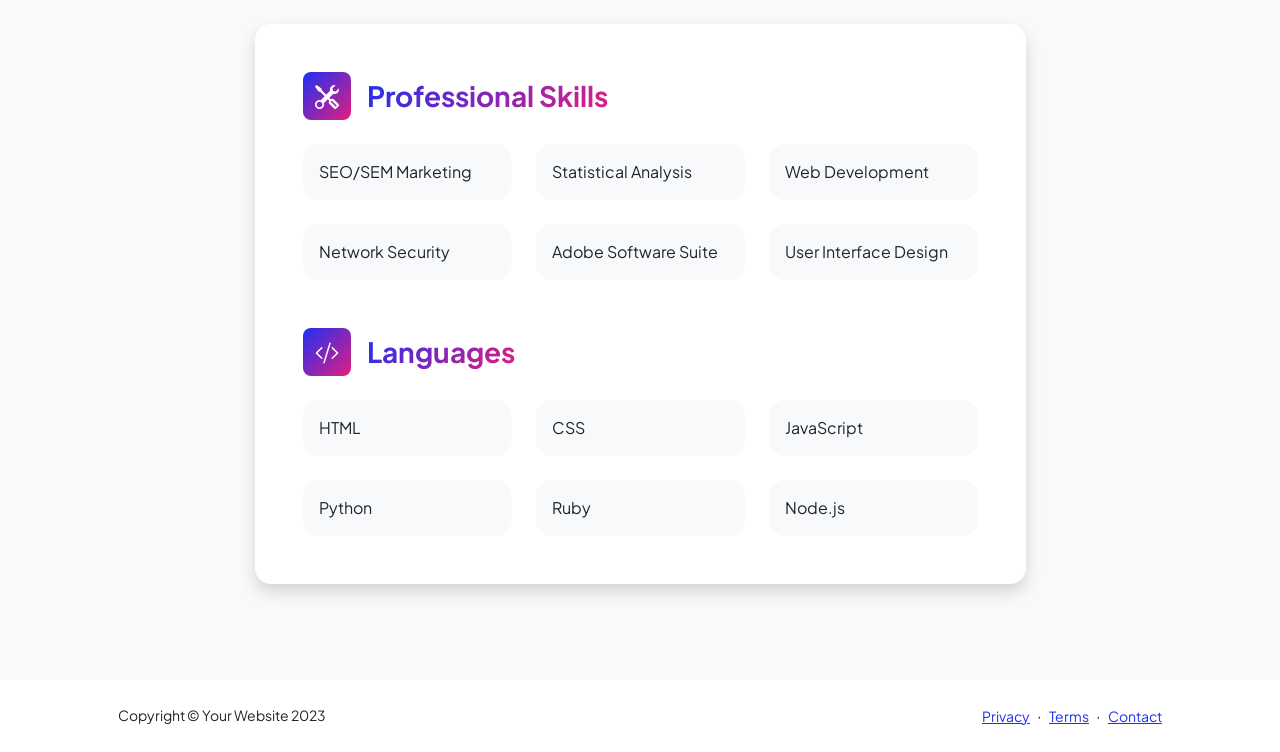
<file: dist/resume.html>
<!DOCTYPE html>
<html lang="en">
    <head>
        <meta charset="utf-8" />
        <meta name="viewport" content="width=device-width, initial-scale=1, shrink-to-fit=no" />
        <meta name="description" content="" />
        <meta name="author" content="" />
        <title>Personal - Start Bootstrap Template</title>
        <!-- Favicon-->
        <link rel="icon" type="image/x-icon" href="assets/favicon.ico" />
        <!-- Custom Google font-->
        <link rel="preconnect" href="https://fonts.googleapis.com" />
        <link rel="preconnect" href="https://fonts.gstatic.com" crossorigin />
        <link href="https://fonts.googleapis.com/css2?family=Plus+Jakarta+Sans:wght@100;200;300;400;500;600;700;800;900&amp;display=swap" rel="stylesheet" />
        <!-- Bootstrap icons-->
        <link href="https://cdn.jsdelivr.net/npm/bootstrap-icons@1.8.1/font/bootstrap-icons.css" rel="stylesheet" />
        <!-- Core theme CSS (includes Bootstrap)-->
        <link href="css/styles.css" rel="stylesheet" />
    </head>
    <body class="d-flex flex-column h-100 bg-light">
        <main class="flex-shrink-0">
            <!-- Navigation-->
            <nav class="navbar navbar-expand-lg navbar-light bg-white py-3">
                <div class="container px-5">
                    <a class="navbar-brand" href="index.html"><span class="fw-bolder text-primary">Start Bootstrap</span></a>
                    <button class="navbar-toggler" type="button" data-bs-toggle="collapse" data-bs-target="#navbarSupportedContent" aria-controls="navbarSupportedContent" aria-expanded="false" aria-label="Toggle navigation"><span class="navbar-toggler-icon"></span></button>
                    <div class="collapse navbar-collapse" id="navbarSupportedContent">
                        <ul class="navbar-nav ms-auto mb-2 mb-lg-0 small fw-bolder">
                            <li class="nav-item"><a class="nav-link" href="index.html">Home</a></li>
                            <li class="nav-item"><a class="nav-link" href="resume.html">Resume</a></li>
                            <li class="nav-item"><a class="nav-link" href="projects.html">Projects</a></li>
                            <li class="nav-item"><a class="nav-link" href="contact.html">Contact</a></li>
                        </ul>
                    </div>
                </div>
            </nav>
            <!-- Page Content-->
            <div class="container px-5 my-5">
                <div class="text-center mb-5">
                    <h1 class="display-5 fw-bolder mb-0"><span class="text-gradient d-inline">Resume</span></h1>
                </div>
                <div class="row gx-5 justify-content-center">
                    <div class="col-lg-11 col-xl-9 col-xxl-8">
                        <!-- Experience Section-->
                        <section>
                            <div class="d-flex align-items-center justify-content-between mb-4">
                                <h2 class="text-primary fw-bolder mb-0">Experience</h2>
                                <!-- Download resume button-->
                                <!-- Note: Set the link href target to a PDF file within your project-->
                                <a class="btn btn-primary px-4 py-3" href="#!">
                                    <div class="d-inline-block bi bi-download me-2"></div>
                                    Download Resume
                                </a>
                            </div>
                            <!-- Experience Card 1-->
                            <div class="card shadow border-0 rounded-4 mb-5">
                                <div class="card-body p-5">
                                    <div class="row align-items-center gx-5">
                                        <div class="col text-center text-lg-start mb-4 mb-lg-0">
                                            <div class="bg-light p-4 rounded-4">
                                                <div class="text-primary fw-bolder mb-2">2019 - Present</div>
                                                <div class="small fw-bolder">Web Developer</div>
                                                <div class="small text-muted">Stark Industries</div>
                                                <div class="small text-muted">Los Angeles, CA</div>
                                            </div>
                                        </div>
                                        <div class="col-lg-8"><div>Lorem ipsum dolor sit amet consectetur adipisicing elit. Delectus laudantium, voluptatem quis repellendus eaque sit animi illo ipsam amet officiis corporis sed aliquam non voluptate corrupti excepturi maxime porro fuga.</div></div>
                                    </div>
                                </div>
                            </div>
                            <!-- Experience Card 2-->
                            <div class="card shadow border-0 rounded-4 mb-5">
                                <div class="card-body p-5">
                                    <div class="row align-items-center gx-5">
                                        <div class="col text-center text-lg-start mb-4 mb-lg-0">
                                            <div class="bg-light p-4 rounded-4">
                                                <div class="text-primary fw-bolder mb-2">2017 - 2019</div>
                                                <div class="small fw-bolder">SEM Specialist</div>
                                                <div class="small text-muted">Wayne Enterprises</div>
                                                <div class="small text-muted">Gotham City, NY</div>
                                            </div>
                                        </div>
                                        <div class="col-lg-8"><div>Lorem ipsum dolor sit amet consectetur adipisicing elit. Delectus laudantium, voluptatem quis repellendus eaque sit animi illo ipsam amet officiis corporis sed aliquam non voluptate corrupti excepturi maxime porro fuga.</div></div>
                                    </div>
                                </div>
                            </div>
                        </section>
                        <!-- Education Section-->
                        <section>
                            <h2 class="text-secondary fw-bolder mb-4">Education</h2>
                            <!-- Education Card 1-->
                            <div class="card shadow border-0 rounded-4 mb-5">
                                <div class="card-body p-5">
                                    <div class="row align-items-center gx-5">
                                        <div class="col text-center text-lg-start mb-4 mb-lg-0">
                                            <div class="bg-light p-4 rounded-4">
                                                <div class="text-secondary fw-bolder mb-2">2015 - 2017</div>
                                                <div class="mb-2">
                                                    <div class="small fw-bolder">Barnett College</div>
                                                    <div class="small text-muted">Fairfield, NY</div>
                                                </div>
                                                <div class="fst-italic">
                                                    <div class="small text-muted">Master's</div>
                                                    <div class="small text-muted">Web Development</div>
                                                </div>
                                            </div>
                                        </div>
                                        <div class="col-lg-8"><div>Lorem ipsum dolor sit amet consectetur adipisicing elit. Delectus laudantium, voluptatem quis repellendus eaque sit animi illo ipsam amet officiis corporis sed aliquam non voluptate corrupti excepturi maxime porro fuga.</div></div>
                                    </div>
                                </div>
                            </div>
                            <!-- Education Card 2-->
                            <div class="card shadow border-0 rounded-4 mb-5">
                                <div class="card-body p-5">
                                    <div class="row align-items-center gx-5">
                                        <div class="col text-center text-lg-start mb-4 mb-lg-0">
                                            <div class="bg-light p-4 rounded-4">
                                                <div class="text-secondary fw-bolder mb-2">2011 - 2015</div>
                                                <div class="mb-2">
                                                    <div class="small fw-bolder">ULA</div>
                                                    <div class="small text-muted">Los Angeles, CA</div>
                                                </div>
                                                <div class="fst-italic">
                                                    <div class="small text-muted">Undergraduate</div>
                                                    <div class="small text-muted">Computer Science</div>
                                                </div>
                                            </div>
                                        </div>
                                        <div class="col-lg-8"><div>Lorem ipsum dolor sit amet consectetur adipisicing elit. Delectus laudantium, voluptatem quis repellendus eaque sit animi illo ipsam amet officiis corporis sed aliquam non voluptate corrupti excepturi maxime porro fuga.</div></div>
                                    </div>
                                </div>
                            </div>
                        </section>
                        <!-- Divider-->
                        <div class="pb-5"></div>
                        <!-- Skills Section-->
                        <section>
                            <!-- Skillset Card-->
                            <div class="card shadow border-0 rounded-4 mb-5">
                                <div class="card-body p-5">
                                    <!-- Professional skills list-->
                                    <div class="mb-5">
                                        <div class="d-flex align-items-center mb-4">
                                            <div class="feature bg-primary bg-gradient-primary-to-secondary text-white rounded-3 me-3"><i class="bi bi-tools"></i></div>
                                            <h3 class="fw-bolder mb-0"><span class="text-gradient d-inline">Professional Skills</span></h3>
                                        </div>
                                        <div class="row row-cols-1 row-cols-md-3 mb-4">
                                            <div class="col mb-4 mb-md-0"><div class="d-flex align-items-center bg-light rounded-4 p-3 h-100">SEO/SEM Marketing</div></div>
                                            <div class="col mb-4 mb-md-0"><div class="d-flex align-items-center bg-light rounded-4 p-3 h-100">Statistical Analysis</div></div>
                                            <div class="col"><div class="d-flex align-items-center bg-light rounded-4 p-3 h-100">Web Development</div></div>
                                        </div>
                                        <div class="row row-cols-1 row-cols-md-3">
                                            <div class="col mb-4 mb-md-0"><div class="d-flex align-items-center bg-light rounded-4 p-3 h-100">Network Security</div></div>
                                            <div class="col mb-4 mb-md-0"><div class="d-flex align-items-center bg-light rounded-4 p-3 h-100">Adobe Software Suite</div></div>
                                            <div class="col"><div class="d-flex align-items-center bg-light rounded-4 p-3 h-100">User Interface Design</div></div>
                                        </div>
                                    </div>
                                    <!-- Languages list-->
                                    <div class="mb-0">
                                        <div class="d-flex align-items-center mb-4">
                                            <div class="feature bg-primary bg-gradient-primary-to-secondary text-white rounded-3 me-3"><i class="bi bi-code-slash"></i></div>
                                            <h3 class="fw-bolder mb-0"><span class="text-gradient d-inline">Languages</span></h3>
                                        </div>
                                        <div class="row row-cols-1 row-cols-md-3 mb-4">
                                            <div class="col mb-4 mb-md-0"><div class="d-flex align-items-center bg-light rounded-4 p-3 h-100">HTML</div></div>
                                            <div class="col mb-4 mb-md-0"><div class="d-flex align-items-center bg-light rounded-4 p-3 h-100">CSS</div></div>
                                            <div class="col"><div class="d-flex align-items-center bg-light rounded-4 p-3 h-100">JavaScript</div></div>
                                        </div>
                                        <div class="row row-cols-1 row-cols-md-3">
                                            <div class="col mb-4 mb-md-0"><div class="d-flex align-items-center bg-light rounded-4 p-3 h-100">Python</div></div>
                                            <div class="col mb-4 mb-md-0"><div class="d-flex align-items-center bg-light rounded-4 p-3 h-100">Ruby</div></div>
                                            <div class="col"><div class="d-flex align-items-center bg-light rounded-4 p-3 h-100">Node.js</div></div>
                                        </div>
                                    </div>
                                </div>
                            </div>
                        </section>
                    </div>
                </div>
            </div>
        </main>
        <!-- Footer-->
        <footer class="bg-white py-4 mt-auto">
            <div class="container px-5">
                <div class="row align-items-center justify-content-between flex-column flex-sm-row">
                    <div class="col-auto"><div class="small m-0">Copyright &copy; Your Website 2023</div></div>
                    <div class="col-auto">
                        <a class="small" href="#!">Privacy</a>
                        <span class="mx-1">&middot;</span>
                        <a class="small" href="#!">Terms</a>
                        <span class="mx-1">&middot;</span>
                        <a class="small" href="#!">Contact</a>
                    </div>
                </div>
            </div>
        </footer>
        <!-- Bootstrap core JS-->
        <script src="https://cdn.jsdelivr.net/npm/bootstrap@5.2.3/dist/js/bootstrap.bundle.min.js"></script>
        <!-- Core theme JS-->
        <script src="js/scripts.js"></script>
    </body>
</html>
</file>
